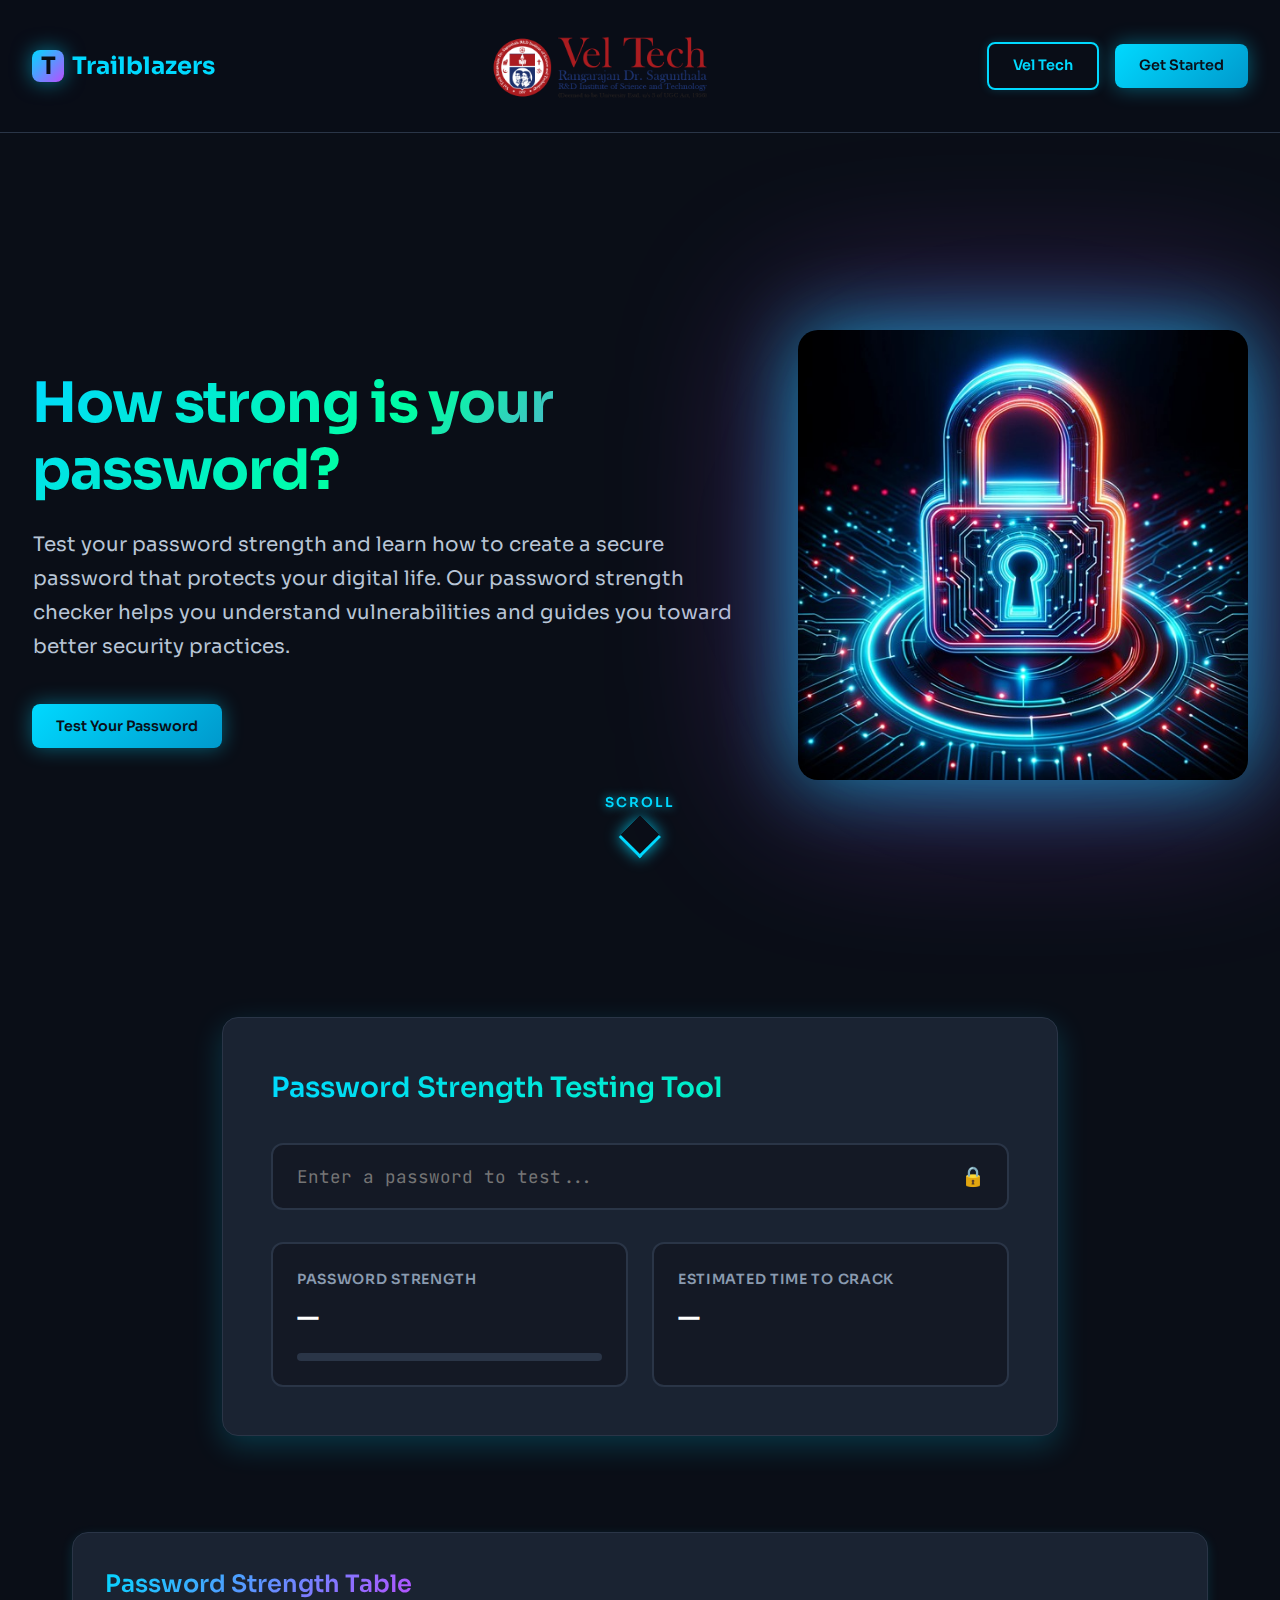
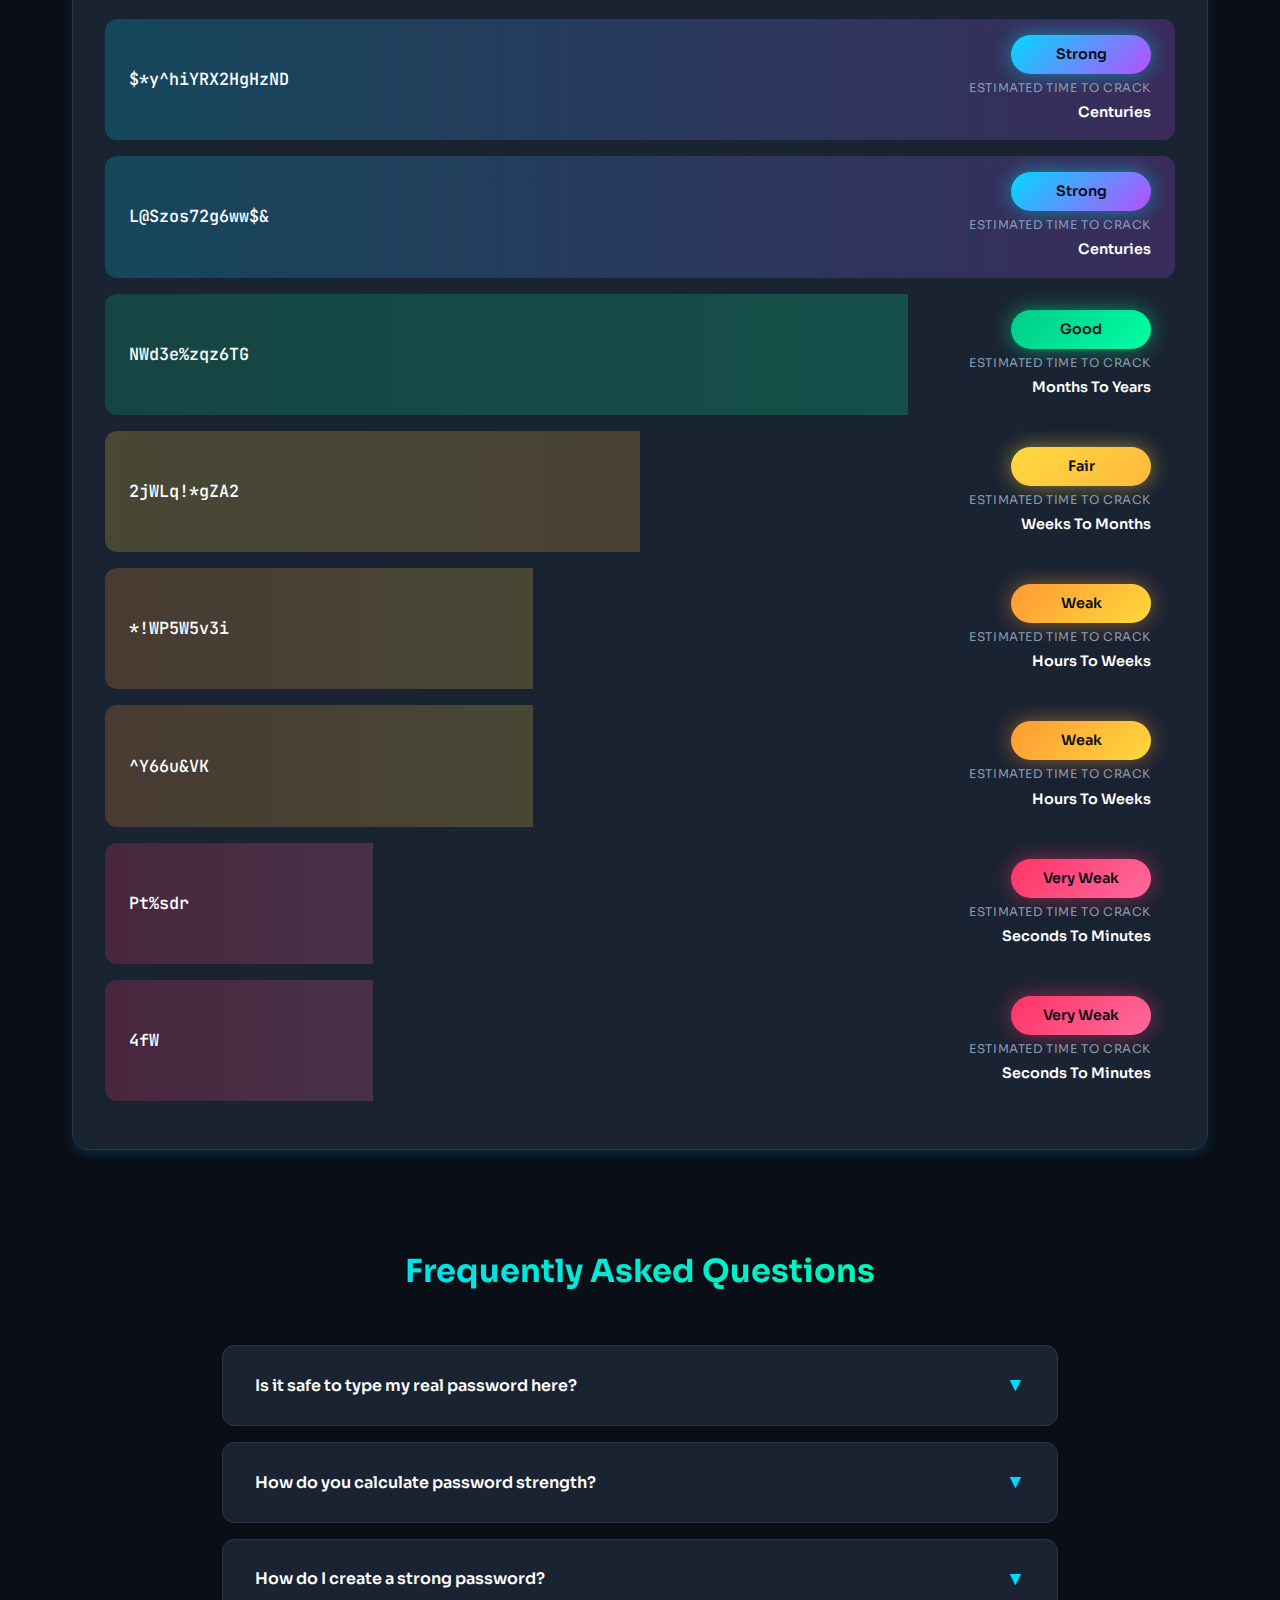
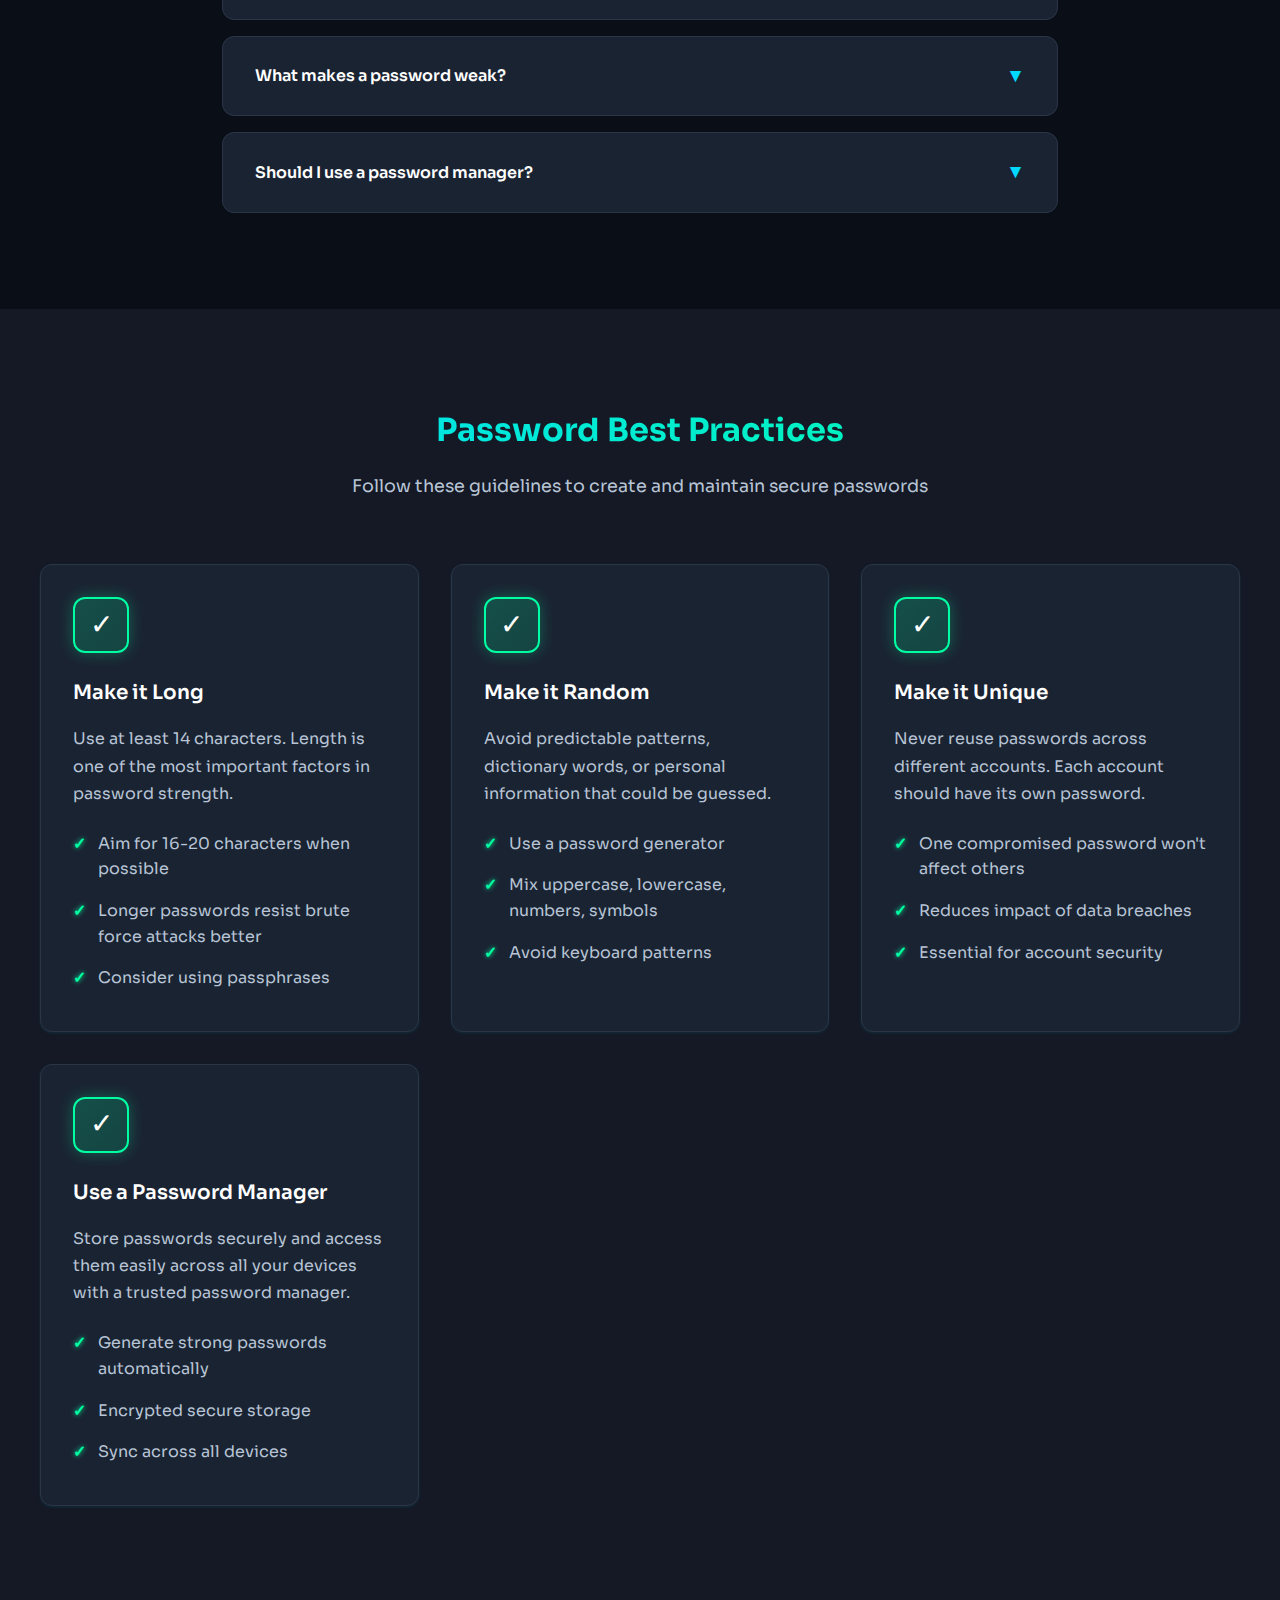
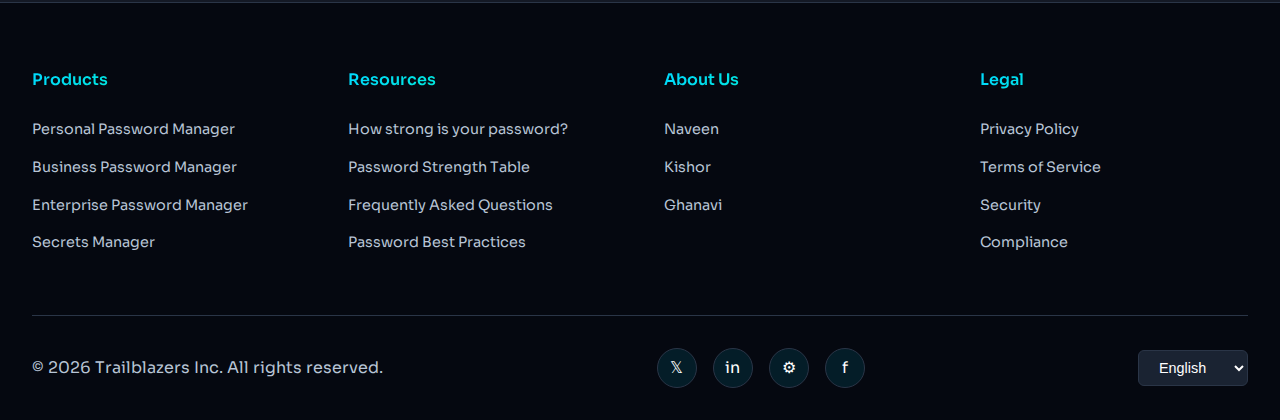
<file: index.html>
<!DOCTYPE html>
<html lang="en">
<head>
    <meta charset="UTF-8">
    <meta name="viewport" content="width=device-width, initial-scale=1.0">
    <title>Password Strength Tester | Bitwarden</title>
    <link rel="preconnect" href="https://fonts.googleapis.com">
    <link rel="preconnect" href="https://fonts.gstatic.com" crossorigin>
    <link href="https://fonts.googleapis.com/css2?family=Sora:wght@300;400;600;700&family=JetBrains+Mono:wght@400;500&display=swap" rel="stylesheet">
    <style>
        :root {
            --primary-blue: #00D9FF;
            --dark-blue: #0099CC;
            --light-blue: #1A2332;
            --accent-green: #00FFA3;
            --accent-red: #FF3366;
            --accent-purple: #B84FFF;
            --accent-yellow: #FFD93D;
            --text-dark: #FFFFFF;
            --text-gray: #B8C5D6;
            --text-light: #8A9BB0;
            --bg-white: #0A0E17;
            --bg-gray: #141925;
            --bg-card: #1A2332;
            --border-color: #2A3547;
            --shadow-sm: 0 1px 3px rgba(0, 217, 255, 0.1);
            --shadow-md: 0 4px 12px rgba(0, 217, 255, 0.15);
            --shadow-lg: 0 10px 30px rgba(0, 217, 255, 0.2);
            --neon-glow: 0 0 20px rgba(0, 217, 255, 0.5);
        }

        * {
            margin: 0;
            padding: 0;
            box-sizing: border-box;
        }

        html {
            scroll-behavior: smooth;
        }

        body {
            font-family: 'Sora', -apple-system, BlinkMacSystemFont, sans-serif;
            color: var(--text-dark);
            line-height: 1.6;
            background: var(--bg-white);
            overflow-x: hidden;
        }

        /* Navigation */
        nav {
            background: rgba(10, 14, 23, 0.95);
            border-bottom: 1px solid var(--border-color);
            position: sticky;
            top: 0;
            z-index: 1000;
            backdrop-filter: blur(10px);
        }

        .nav-container {
            max-width: 1280px;
            margin: 0 auto;
            padding: 1rem 2rem;
            display: flex;
            justify-content: space-between;
            align-items: center;
        }

        .logo {
            font-size: 1.5rem;
            font-weight: 700;
            color: var(--primary-blue);
            text-decoration: none;
            display: flex;
            align-items: center;
            gap: 0.5rem;
        }

        .logo-icon {
            width: 32px;
            height: 32px;
            background: linear-gradient(135deg, var(--primary-blue), var(--accent-purple));
            border-radius: 8px;
            display: flex;
            align-items: center;
            justify-content: center;
            color: var(--bg-white);
            font-weight: 700;
            box-shadow: var(--neon-glow);
        }

        .nav-links {
            display: flex;
            gap: 2rem;
            list-style: none;
            align-items: center;
        }

        .nav-links a {
            color: var(--text-gray);
            text-decoration: none;
            font-weight: 400;
            font-size: 0.95rem;
            transition: color 0.3s ease;
        }

        .nav-links a:hover {
            color: var(--primary-blue);
        }

        .nav-actions {
            display: flex;
            gap: 1rem;
            align-items: center;
        }

        .btn {
            padding: 0.65rem 1.5rem;
            border-radius: 8px;
            text-decoration: none;
            font-weight: 600;
            font-size: 0.9rem;
            transition: all 0.3s ease;
            border: none;
            cursor: pointer;
            display: inline-block;
        }

        .btn-primary {
            background: linear-gradient(135deg, var(--primary-blue), var(--dark-blue));
            color: var(--bg-white);
            box-shadow: 0 0 20px rgba(0, 217, 255, 0.4);
        }

        .btn-primary:hover {
            background: linear-gradient(135deg, var(--dark-blue), var(--primary-blue));
            transform: translateY(-2px);
            box-shadow: 0 0 30px rgba(0, 217, 255, 0.6);
        }

        .btn-secondary {
            background: transparent;
            color: var(--primary-blue);
            border: 2px solid var(--primary-blue);
            box-shadow: 0 0 10px rgba(0, 217, 255, 0.2);
        }

        .btn-secondary:hover {
            background: rgba(0, 217, 255, 0.1);
            box-shadow: 0 0 20px rgba(0, 217, 255, 0.4);
        }

        .btn-text {
            color: var(--text-gray);
            background: transparent;
        }

        .btn-text:hover {
            color: var(--primary-blue);
        }

        /* Hero Section */
        .hero {
            max-width: 1280px;
            margin: 0 auto;
            padding: 6rem 2rem 4rem;
            display: flex;
            align-items: center;
            gap: 4rem;
            position: relative;
            min-height: calc(100vh - 80px);
        }

        .hero-content {
            flex: 1;
            text-align: left;
        }

        .hero-image {
            flex: 0 0 450px;
            position: relative;
        }

        .hero-image img {
            width: 100%;
            height: auto;
            border-radius: 20px;
            filter: drop-shadow(0 0 40px rgba(0, 217, 255, 0.6)) 
                    drop-shadow(0 0 80px rgba(184, 79, 255, 0.4));
            animation: float 6s ease-in-out infinite;
        }

        @keyframes float {
            0%, 100% {
                transform: translateY(0px);
            }
            50% {
                transform: translateY(-20px);
            }
        }

        .hero-glow {
            position: absolute;
            top: 50%;
            left: 50%;
            transform: translate(-50%, -50%);
            width: 500px;
            height: 500px;
            background: radial-gradient(circle, rgba(0, 217, 255, 0.3) 0%, transparent 70%);
            filter: blur(60px);
            z-index: -1;
            animation: pulse 4s ease-in-out infinite;
        }

        @keyframes pulse {
            0%, 100% {
                opacity: 0.5;
                transform: translate(-50%, -50%) scale(1);
            }
            50% {
                opacity: 0.8;
                transform: translate(-50%, -50%) scale(1.1);
            }
        }

        .hero-content h1 {
            font-size: 3.5rem;
            font-weight: 700;
            color: var(--text-dark);
            margin-bottom: 1.5rem;
            line-height: 1.2;
            letter-spacing: -0.02em;
            background: linear-gradient(135deg, var(--primary-blue), var(--accent-green), var(--accent-purple));
            -webkit-background-clip: text;
            -webkit-text-fill-color: transparent;
            background-clip: text;
        }

        .hero-content p {
            font-size: 1.25rem;
            color: var(--text-gray);
            max-width: 600px;
            margin: 0 0 2.5rem;
            line-height: 1.7;
        }

        .faq-section h2,
        .practices-section h2 {
            background: linear-gradient(135deg, var(--primary-blue), var(--accent-green));
            -webkit-background-clip: text;
            -webkit-text-fill-color: transparent;
            background-clip: text;
        }

        .table-header h3 {
            background: linear-gradient(135deg, var(--primary-blue), var(--accent-purple));
            -webkit-background-clip: text;
            -webkit-text-fill-color: transparent;
            background-clip: text;
        }

        .hero p {
            font-size: 1.25rem;
            color: var(--text-gray);
            max-width: 700px;
            margin: 0 auto 2.5rem;
            line-height: 1.7;
        }

        /* Password Tester Section */
        .tester-section {
            max-width: 900px;
            margin: 4rem auto;
            padding: 0 2rem;
        }

        .tester-card {
            background: var(--bg-card);
            border-radius: 16px;
            padding: 3rem;
            box-shadow: var(--shadow-lg);
            border: 1px solid var(--border-color);
        }

        .tester-card h2 {
            font-size: 1.75rem;
            font-weight: 600;
            margin-bottom: 2rem;
            color: var(--text-dark);
            background: linear-gradient(135deg, var(--primary-blue), var(--accent-green));
            -webkit-background-clip: text;
            -webkit-text-fill-color: transparent;
            background-clip: text;
        }

        .password-input-wrapper {
            position: relative;
            margin-bottom: 2rem;
        }

        .password-input {
            width: 100%;
            padding: 1.25rem 1.5rem;
            font-size: 1.1rem;
            border: 2px solid var(--border-color);
            border-radius: 12px;
            font-family: 'JetBrains Mono', monospace;
            transition: all 0.3s ease;
            background: var(--bg-gray);
            color: var(--text-dark);
        }

        .password-input:focus {
            outline: none;
            border-color: var(--primary-blue);
            background: var(--bg-card);
            box-shadow: 0 0 0 4px rgba(0, 217, 255, 0.2), var(--neon-glow);
        }

        .toggle-visibility {
            position: absolute;
            right: 1.5rem;
            top: 50%;
            transform: translateY(-50%);
            background: none;
            border: none;
            cursor: pointer;
            color: var(--text-light);
            font-size: 1.2rem;
        }

        .results-grid {
            display: grid;
            grid-template-columns: 1fr 1fr;
            gap: 1.5rem;
            margin-top: 2rem;
        }

        .result-item {
            padding: 1.5rem;
            background: var(--bg-gray);
            border-radius: 12px;
            border: 2px solid var(--border-color);
            transition: all 0.3s ease;
        }

        .result-item:hover {
            border-color: var(--primary-blue);
            box-shadow: 0 0 15px rgba(0, 217, 255, 0.3);
        }

        .result-label {
            font-size: 0.875rem;
            color: var(--text-light);
            text-transform: uppercase;
            letter-spacing: 0.05em;
            font-weight: 600;
            margin-bottom: 0.5rem;
        }

        .result-value {
            font-size: 1.5rem;
            font-weight: 700;
            color: var(--text-dark);
        }

        .strength-indicator {
            margin-top: 1rem;
            height: 8px;
            background: var(--border-color);
            border-radius: 4px;
            overflow: hidden;
        }

        .strength-bar {
            height: 100%;
            transition: all 0.5s ease;
            border-radius: 4px;
        }

        .strength-weak { 
            background: linear-gradient(90deg, var(--accent-red), #FF6B9D);
            width: 25%;
            box-shadow: 0 0 10px var(--accent-red);
        }

        .strength-fair { 
            background: linear-gradient(90deg, var(--accent-yellow), #FFB93D);
            width: 50%;
            box-shadow: 0 0 10px var(--accent-yellow);
        }

        .strength-good { 
            background: linear-gradient(90deg, #00CC88, var(--accent-green));
            width: 75%;
            box-shadow: 0 0 10px var(--accent-green);
        }

        .strength-strong { 
            background: linear-gradient(90deg, var(--primary-blue), var(--accent-purple));
            width: 100%;
            box-shadow: 0 0 15px var(--primary-blue);
        }

        /* Strength Table */
        .table-section {
            max-width: 1200px;
            margin: 6rem auto;
            padding: 0 2rem;
        }

        .strength-table {
            background: var(--bg-card);
            border-radius: 16px;
            padding: 2rem;
            box-shadow: var(--shadow-md);
            border: 1px solid var(--border-color);
        }

        .table-header {
            display: flex;
            justify-content: space-between;
            align-items: center;
            margin-bottom: 1rem;
        }

        .table-header h3 {
            font-size: 1.5rem;
            font-weight: 600;
            color: var(--text-dark);
        }

        .toggle-passphrases {
            display: flex;
            align-items: center;
            gap: 0.5rem;
            color: var(--primary-blue);
            font-weight: 600;
            cursor: pointer;
            font-size: 0.95rem;
            text-decoration: none;
        }

        .toggle-passphrases:hover {
            text-decoration: underline;
        }

        .password-row {
            position: relative;
            margin-bottom: 1rem;
            border-radius: 12px;
            overflow: hidden;
            display: flex;
            align-items: center;
            min-height: 60px;
        }

        .password-bar-background {
            position: absolute;
            left: 0;
            top: 0;
            height: 100%;
            transition: width 0.5s ease;
            opacity: 0.2;
        }

        .bar-strong-bg { 
            background: linear-gradient(90deg, var(--primary-blue), var(--accent-purple));
            width: 100%; 
        }
        .bar-good-bg { 
            background: linear-gradient(90deg, #00CC88, var(--accent-green));
            width: 75%; 
        }
        .bar-fair-bg { 
            background: linear-gradient(90deg, var(--accent-yellow), #FFB93D);
            width: 50%; 
        }
        .bar-weak-bg { 
            background: linear-gradient(90deg, #FF9933, var(--accent-yellow));
            width: 40%; 
        }
        .bar-very-weak-bg { 
            background: linear-gradient(90deg, var(--accent-red), #FF6B9D);
            width: 25%; 
        }

        .password-content {
            position: relative;
            z-index: 1;
            display: flex;
            justify-content: space-between;
            align-items: center;
            width: 100%;
            padding: 1rem 1.5rem;
        }

        .password-text {
            font-family: 'JetBrains Mono', monospace;
            font-size: 1.05rem;
            font-weight: 500;
            color: var(--text-dark);
        }

        .strength-info {
            display: flex;
            flex-direction: column;
            align-items: flex-end;
            gap: 0.25rem;
        }

        .strength-badge {
            padding: 0.5rem 1.5rem;
            border-radius: 25px;
            font-size: 0.9rem;
            font-weight: 600;
            color: var(--bg-white);
            text-align: center;
            min-width: 140px;
        }

        .badge-strong {
            background: linear-gradient(135deg, var(--primary-blue), var(--accent-purple));
            box-shadow: 0 0 20px rgba(0, 217, 255, 0.5);
        }

        .badge-good {
            background: linear-gradient(135deg, #00CC88, var(--accent-green));
            box-shadow: 0 0 20px rgba(0, 255, 163, 0.5);
        }

        .badge-fair {
            background: linear-gradient(135deg, var(--accent-yellow), #FFB93D);
            box-shadow: 0 0 20px rgba(255, 217, 61, 0.5);
        }

        .badge-weak {
            background: linear-gradient(135deg, #FF9933, var(--accent-yellow));
            box-shadow: 0 0 20px rgba(255, 153, 51, 0.5);
        }

        .badge-very-weak {
            background: linear-gradient(135deg, var(--accent-red), #FF6B9D);
            box-shadow: 0 0 20px rgba(255, 51, 102, 0.5);
        }

        .crack-time-label {
            font-size: 0.75rem;
            color: var(--text-light);
            text-transform: uppercase;
            letter-spacing: 0.05em;
        }

        .crack-time {
            color: var(--text-dark);
            font-size: 0.9rem;
            font-weight: 600;
        }

        /* FAQ Section */
        .faq-section {
            max-width: 900px;
            margin: 6rem auto;
            padding: 0 2rem;
        }

        .faq-section h2 {
            font-size: 2rem;
            font-weight: 700;
            margin-bottom: 3rem;
            text-align: center;
            color: var(--text-dark);
        }

        .faq-item {
            background: var(--bg-card);
            border: 1px solid var(--border-color);
            border-radius: 12px;
            margin-bottom: 1rem;
            overflow: hidden;
            transition: all 0.3s ease;
        }

        .faq-item:hover {
            box-shadow: 0 0 15px rgba(0, 217, 255, 0.2);
            border-color: var(--primary-blue);
        }

        .faq-question {
            padding: 1.5rem 2rem;
            display: flex;
            justify-content: space-between;
            align-items: center;
            cursor: pointer;
            font-weight: 600;
            color: var(--text-dark);
            user-select: none;
        }

        .faq-icon {
            transition: transform 0.3s ease;
            color: var(--primary-blue);
            font-size: 1.2rem;
        }

        .faq-item.active .faq-icon {
            transform: rotate(180deg);
        }

        .faq-answer {
            max-height: 0;
            overflow: hidden;
            transition: max-height 0.3s ease;
        }

        .faq-item.active .faq-answer {
            max-height: 500px;
        }

        .faq-answer-content {
            padding: 0 2rem 1.5rem;
            color: var(--text-gray);
            line-height: 1.8;
        }

        /* Best Practices Section */
        .practices-section {
            background: var(--bg-gray);
            padding: 6rem 2rem;
            margin-top: 6rem;
        }

        .practices-container {
            max-width: 1200px;
            margin: 0 auto;
        }

        .practices-section h2 {
            font-size: 2rem;
            font-weight: 700;
            margin-bottom: 1rem;
            text-align: center;
            color: var(--text-dark);
        }

        .practices-subtitle {
            text-align: center;
            color: var(--text-gray);
            margin-bottom: 4rem;
            font-size: 1.1rem;
        }

        .practices-grid {
            display: grid;
            grid-template-columns: repeat(auto-fit, minmax(280px, 1fr));
            gap: 2rem;
        }

        .practice-card {
            background: var(--bg-card);
            padding: 2rem;
            border-radius: 12px;
            box-shadow: var(--shadow-sm);
            border: 1px solid var(--border-color);
            transition: all 0.3s ease;
        }

        .practice-card:hover {
            transform: translateY(-4px);
            box-shadow: 0 0 25px rgba(0, 217, 255, 0.3);
            border-color: var(--primary-blue);
        }

        .practice-icon {
            width: 56px;
            height: 56px;
            border-radius: 12px;
            display: flex;
            align-items: center;
            justify-content: center;
            font-size: 1.75rem;
            margin-bottom: 1.5rem;
        }

        .practice-icon.do {
            background: linear-gradient(135deg, rgba(0, 255, 163, 0.2), rgba(0, 204, 136, 0.2));
            border: 2px solid var(--accent-green);
            box-shadow: 0 0 15px rgba(0, 255, 163, 0.3);
        }

        .practice-icon.dont {
            background: linear-gradient(135deg, rgba(255, 51, 102, 0.2), rgba(255, 107, 157, 0.2));
            border: 2px solid var(--accent-red);
            box-shadow: 0 0 15px rgba(255, 51, 102, 0.3);
        }

        .practice-card h3 {
            font-size: 1.25rem;
            font-weight: 600;
            margin-bottom: 1rem;
            color: var(--text-dark);
        }

        .practice-card p {
            color: var(--text-gray);
            line-height: 1.7;
        }

        .practice-list {
            margin-top: 1rem;
            list-style: none;
        }

        .practice-list li {
            padding: 0.5rem 0;
            color: var(--text-gray);
            display: flex;
            align-items: start;
            gap: 0.75rem;
        }

        .practice-list li::before {
            content: "✓";
            color: var(--accent-green);
            font-weight: 700;
            flex-shrink: 0;
            text-shadow: 0 0 5px var(--accent-green);
        }

        .dont-list li::before {
            content: "✕";
            color: var(--accent-red);
            text-shadow: 0 0 5px var(--accent-red);
        }

        /* Footer */
        footer {
            background: #050810;
            color: var(--text-gray);
            padding: 4rem 2rem 2rem;
            border-top: 1px solid var(--border-color);
        }

        .footer-container {
            max-width: 1280px;
            margin: 0 auto;
        }

        .footer-grid {
            display: grid;
            grid-template-columns: repeat(auto-fit, minmax(200px, 1fr));
            gap: 3rem;
            margin-bottom: 3rem;
        }

        .footer-column h4 {
            color: var(--text-dark);
            font-weight: 600;
            margin-bottom: 1.5rem;
            font-size: 1rem;
            background: linear-gradient(135deg, var(--primary-blue), var(--accent-green));
            -webkit-background-clip: text;
            -webkit-text-fill-color: transparent;
            background-clip: text;
        }

        .footer-links {
            list-style: none;
        }

        .footer-links li {
            margin-bottom: 0.75rem;
        }

        .footer-links a {
            color: var(--text-gray);
            text-decoration: none;
            transition: color 0.3s ease;
            font-size: 0.9rem;
        }

        .footer-links a:hover {
            color: var(--primary-blue);
            text-shadow: 0 0 5px rgba(0, 217, 255, 0.5);
        }

        .footer-bottom {
            padding-top: 2rem;
            border-top: 1px solid var(--border-color);
            display: flex;
            justify-content: space-between;
            align-items: center;
            flex-wrap: wrap;
            gap: 1rem;
        }

        .social-links {
            display: flex;
            gap: 1rem;
        }

        .social-link {
            width: 40px;
            height: 40px;
            border-radius: 50%;
            background: rgba(0, 217, 255, 0.1);
            display: flex;
            align-items: center;
            justify-content: center;
            color: var(--text-dark);
            text-decoration: none;
            transition: all 0.3s ease;
            border: 1px solid var(--border-color);
        }

        .social-link:hover {
            background: var(--primary-blue);
            transform: translateY(-2px);
            box-shadow: 0 0 20px rgba(0, 217, 255, 0.6);
            border-color: var(--primary-blue);
        }

        .language-selector {
            padding: 0.5rem 1rem;
            background: var(--bg-card);
            border: 1px solid var(--border-color);
            border-radius: 6px;
            color: var(--text-dark);
            cursor: pointer;
            font-size: 0.9rem;
        }

        .language-selector:hover {
            border-color: var(--primary-blue);
            box-shadow: 0 0 10px rgba(0, 217, 255, 0.3);
        }

        /* Responsive */
        @media (max-width: 768px) {
            .nav-links {
                display: none;
            }

            .hero {
                flex-direction: column-reverse;
                padding: 4rem 2rem 3rem;
            }

            .hero-image {
                flex: 0 0 auto;
                width: 100%;
                max-width: 350px;
            }

            .hero-content {
                text-align: center;
            }

            .hero-content h1 {
                font-size: 2.5rem;
            }

            .hero-content p {
                font-size: 1.1rem;
                max-width: 100%;
            }

            .results-grid {
                grid-template-columns: 1fr;
            }

            .password-content {
                flex-direction: column;
                align-items: flex-start;
                gap: 1rem;
                padding: 1rem;
            }

            .strength-info {
                align-items: flex-start;
                width: 100%;
            }

            .strength-badge {
                width: 100%;
            }

            .password-text {
                font-size: 0.9rem;
            }

            .practices-grid {
                grid-template-columns: 1fr;
            }

            .footer-bottom {
                flex-direction: column;
                text-align: center;
            }

            .scroll-down {
                bottom: 1rem;
            }
        }

        /* Animations */
        @keyframes fadeInUp {
            from {
                opacity: 0;
                transform: translateY(30px);
            }
            to {
                opacity: 1;
                transform: translateY(0);
            }
        }

        .hero, .tester-card, .practice-card {
            animation: fadeInUp 0.6s ease-out;
        }

        .tester-card {
            animation-delay: 0.1s;
        }

        .practice-card:nth-child(1) { animation-delay: 0.1s; }
        .practice-card:nth-child(2) { animation-delay: 0.2s; }
        .practice-card:nth-child(3) { animation-delay: 0.3s; }
        .practice-card:nth-child(4) { animation-delay: 0.4s; }

        #vtu-logo{
            height: 100px;
        }

        /* Scroll Down Arrow */
        .scroll-down {
            position: fixed;
            bottom: 3rem;
            left: 50%;
            transform: translateX(-50%);
            display: flex;
            flex-direction: column;
            align-items: center;
            gap: 0.5rem;
            cursor: pointer;
            animation: bounce 2s infinite;
            z-index: 100;
            opacity: 1;
            transition: opacity 0.5s ease;
        }

        .scroll-down.hidden {
            opacity: 0;
            pointer-events: none;
        }

        .scroll-down span {
            color: var(--primary-blue);
            font-size: 0.85rem;
            font-weight: 600;
            text-transform: uppercase;
            letter-spacing: 0.15em;
            text-shadow: 0 0 10px rgba(0, 217, 255, 0.8);
        }

        .scroll-arrow {
            width: 30px;
            height: 30px;
            border-left: 3px solid var(--primary-blue);
            border-bottom: 3px solid var(--primary-blue);
            transform: rotate(-45deg);
            box-shadow: 0 0 15px rgba(0, 217, 255, 0.8);
            animation: arrowPulse 1.5s ease-in-out infinite;
        }

        @keyframes bounce {
            0%, 20%, 50%, 80%, 100% {
                transform: translateX(-50%) translateY(0);
            }
            40% {
                transform: translateX(-50%) translateY(-15px);
            }
            60% {
                transform: translateX(-50%) translateY(-8px);
            }
        }

        @keyframes arrowPulse {
            0%, 100% {
                box-shadow: 0 0 15px rgba(0, 217, 255, 0.8);
            }
            50% {
                box-shadow: 0 0 25px rgba(0, 217, 255, 1);
            }
        }

        /* Section Scroll Indicators */
        .section-scroll-indicator {
            position: absolute;
            bottom: 2rem;
            left: 50%;
            transform: translateX(-50%);
            display: flex;
            flex-direction: column;
            align-items: center;
            gap: 0.5rem;
            cursor: pointer;
            animation: bounce 2s infinite;
            z-index: 10;
            opacity: 0;
            transition: opacity 0.3s ease;
        }

        .section-scroll-indicator.visible {
            opacity: 1;
        }

        .section-scroll-indicator span {
            color: var(--text-gray);
            font-size: 0.85rem;
            text-transform: uppercase;
            letter-spacing: 0.1em;
            font-weight: 600;
        }

        .section-scroll-arrow {
            width: 25px;
            height: 25px;
            border-left: 2px solid var(--primary-blue);
            border-bottom: 2px solid var(--primary-blue);
            transform: rotate(-45deg);
            box-shadow: 0 0 10px rgba(0, 217, 255, 0.5);
        }

        /* Add position relative to sections */
        .tester-section,
        .table-section,
        .faq-section,
        .practices-section {
            position: relative;
        }

        /* Mobile adjustments */
        @media (max-width: 768px) {
            .scroll-down {
                bottom: 2rem;
            }
        }
    </style>
</head>
<body>
    <!-- Navigation -->
    <nav>
        <div class="nav-container">
            <a href="#" class="logo">
                <div class="logo-icon">T</div>
                Trailblazers
            </a>
            <img src="vtu-logo.png" alt="VelTech Logo" id="vtu-logo">
            <div class="nav-actions">
                <a href="https://www.veltech.edu.in/" class="btn btn-secondary" target="_blank" rel="noopener">Vel Tech</a>
                <a href="C:\Users\Naveen S\ai-password-analyzer\frontend\index_2.html" class="btn btn-primary">Get Started</a>
            </div>
        </div>
    </nav>

    <!-- Hero Section -->
    <section class="hero" id="home">
        <div class="hero-content">
            <h1>How strong is your password?</h1>
            <p>Test your password strength and learn how to create a secure password that protects your digital life. Our password strength checker helps you understand vulnerabilities and guides you toward better security practices.</p>
            <a href="C:\Users\Naveen S\ai-password-analyzer\frontend\index_2.html" class="btn btn-primary">Test Your Password</a>
        </div>
        <div class="hero-image">
            <div class="hero-glow"></div>
            <img src="lock.jpeg" alt="Cybersecurity Lock">
        </div>
        
        <!-- Scroll Down Indicator -->
        <div class="scroll-down" id="scrollDown" onclick="scrollToSection('tester')">
            <span>Scroll</span>
            <div class="scroll-arrow"></div>
        </div>
    </section>

    <!-- Password Tester Section -->
    <section id="tester" class="tester-section">
        <div class="tester-card">
            <h2>Password Strength Testing Tool</h2>
            <div class="password-input-wrapper">
                <input 
                    type="password" 
                    id="passwordInput" 
                    class="password-input" 
                    placeholder="Enter a password to test..."
                    autocomplete="off"
                >
                <button class="toggle-visibility" id="toggleBtn" onclick="togglePasswordVisibility()">🔒</button>
            </div>
            
            <div class="results-grid">
                <div class="result-item">
                    <div class="result-label">Password Strength</div>
                    <div class="result-value" id="strengthText">—</div>
                    <div class="strength-indicator">
                        <div class="strength-bar" id="strengthBar"></div>
                    </div>
                </div>
                <div class="result-item">
                    <div class="result-label">Estimated Time to Crack</div>
                    <div class="result-value" id="crackTime">—</div>
                </div>
            </div>
        </div>
        
        <!-- Scroll Indicator -->
        <div class="section-scroll-indicator" data-next="strength-table">
            <span>Next</span>
            <div class="section-scroll-arrow"></div>
        </div>
    </section>

    <!-- Strength Table -->
    <section id="strength-table" class="table-section">
        <div class="strength-table">
            <div class="table-header">
                <h3>Password Strength Table</h3>
                <a href="#" class="toggle-passphrases">
                </a>
            </div>

            <div class="password-row">
                <div class="password-bar-background bar-strong-bg"></div>
                <div class="password-content">
                    <div class="password-text">$*y^hiYRX2HgHzND</div>
                    <div class="strength-info">
                        <div class="strength-badge badge-strong">Strong</div>
                        <div class="crack-time-label">Estimated time to crack</div>
                        <div class="crack-time">Centuries</div>
                    </div>
                </div>
            </div>

            <div class="password-row">
                <div class="password-bar-background bar-strong-bg"></div>
                <div class="password-content">
                    <div class="password-text">L@Szos72g6ww$&</div>
                    <div class="strength-info">
                        <div class="strength-badge badge-strong">Strong</div>
                        <div class="crack-time-label">Estimated time to crack</div>
                        <div class="crack-time">Centuries</div>
                    </div>
                </div>
            </div>

            <div class="password-row">
                <div class="password-bar-background bar-good-bg"></div>
                <div class="password-content">
                    <div class="password-text">NWd3e%zqz6TG</div>
                    <div class="strength-info">
                        <div class="strength-badge badge-good">Good</div>
                        <div class="crack-time-label">Estimated time to crack</div>
                        <div class="crack-time">Months To Years</div>
                    </div>
                </div>
            </div>

            <div class="password-row">
                <div class="password-bar-background bar-fair-bg"></div>
                <div class="password-content">
                    <div class="password-text">2jWLq!*gZA2</div>
                    <div class="strength-info">
                        <div class="strength-badge badge-fair">Fair</div>
                        <div class="crack-time-label">Estimated time to crack</div>
                        <div class="crack-time">Weeks To Months</div>
                    </div>
                </div>
            </div>

            <div class="password-row">
                <div class="password-bar-background bar-weak-bg"></div>
                <div class="password-content">
                    <div class="password-text">*!WP5W5v3i</div>
                    <div class="strength-info">
                        <div class="strength-badge badge-weak">Weak</div>
                        <div class="crack-time-label">Estimated time to crack</div>
                        <div class="crack-time">Hours To Weeks</div>
                    </div>
                </div>
            </div>

            <div class="password-row">
                <div class="password-bar-background bar-weak-bg"></div>
                <div class="password-content">
                    <div class="password-text">^Y66u&VK</div>
                    <div class="strength-info">
                        <div class="strength-badge badge-weak">Weak</div>
                        <div class="crack-time-label">Estimated time to crack</div>
                        <div class="crack-time">Hours To Weeks</div>
                    </div>
                </div>
            </div>

            <div class="password-row">
                <div class="password-bar-background bar-very-weak-bg"></div>
                <div class="password-content">
                    <div class="password-text">Pt%sdr</div>
                    <div class="strength-info">
                        <div class="strength-badge badge-very-weak">Very Weak</div>
                        <div class="crack-time-label">Estimated time to crack</div>
                        <div class="crack-time">Seconds To Minutes</div>
                    </div>
                </div>
            </div>

            <div class="password-row">
                <div class="password-bar-background bar-very-weak-bg"></div>
                <div class="password-content">
                    <div class="password-text">4fW</div>
                    <div class="strength-info">
                        <div class="strength-badge badge-very-weak">Very Weak</div>
                        <div class="crack-time-label">Estimated time to crack</div>
                        <div class="crack-time">Seconds To Minutes</div>
                    </div>
                </div>
            </div>
        </div>
        
        <!-- Scroll Indicator -->
        <div class="section-scroll-indicator" data-next="faq">
            <span>Next</span>
            <div class="section-scroll-arrow"></div>
        </div>
    </section>

    <!-- FAQ Section -->
    <section id="faq" class="faq-section">
        <h2>Frequently Asked Questions</h2>
        <div class="faq-list">
            <div class="faq-item">
                <div class="faq-question" onclick="toggleFAQ(this)">
                    <span>Is it safe to type my real password here?</span>
                    <span class="faq-icon">▼</span>
                </div>
                <div class="faq-answer">
                    <div class="faq-answer-content">
                        Your password never leaves your device. All calculations are performed locally in your browser using JavaScript. We never store, transmit, or see any password you type. The tool works entirely offline once the page loads, ensuring complete privacy and security.
                    </div>
                </div>
            </div>

            <div class="faq-item">
                <div class="faq-question" onclick="toggleFAQ(this)">
                    <span>How do you calculate password strength?</span>
                    <span class="faq-icon">▼</span>
                </div>
                <div class="faq-answer">
                    <div class="faq-answer-content">
                        We evaluate password strength based on multiple factors including length, character diversity (uppercase, lowercase, numbers, symbols), entropy, and patterns. We check against common passwords, dictionary words, and predictable patterns. The estimated crack time considers modern computing power and common attack methods.
                    </div>
                </div>
            </div>

            <div class="faq-item">
                <div class="faq-question" onclick="toggleFAQ(this)">
                    <span>How do I create a strong password?</span>
                    <span class="faq-icon">▼</span>
                </div>
                <div class="faq-answer">
                    <div class="faq-answer-content">
                        Strong passwords are long (14+ characters), random, and unique. Use a mix of uppercase and lowercase letters, numbers, and symbols. Avoid dictionary words, personal information, and common patterns. The best approach is using a password manager to generate and store complex, unique passwords for each account.
                    </div>
                </div>
            </div>

            <div class="faq-item">
                <div class="faq-question" onclick="toggleFAQ(this)">
                    <span>What makes a password weak?</span>
                    <span class="faq-icon">▼</span>
                </div>
                <div class="faq-answer">
                    <div class="faq-answer-content">
                        Weak passwords are short, use common words or patterns, contain personal information (names, birthdays), or are reused across multiple accounts. Simple substitutions like "P@ssw0rd" are easily cracked. Keyboard patterns like "qwerty" or "123456" are among the first attempts in any attack.
                    </div>
                </div>
            </div>

            <div class="faq-item">
                <div class="faq-question" onclick="toggleFAQ(this)">
                    <span>Should I use a password manager?</span>
                    <span class="faq-icon">▼</span>
                </div>
                <div class="faq-answer">
                    <div class="faq-answer-content">
                        Absolutely. Password managers are essential for modern security. They generate strong, unique passwords for every account, remember them securely, and autofill them when needed. This eliminates password reuse and weak passwords while making your online life more convenient. Bitwarden offers free and premium password management solutions.
                    </div>
                </div>
            </div>
        </div>
        
        <!-- Scroll Indicator -->
        <div class="section-scroll-indicator" data-next="best-practices">
            <span>Next</span>
            <div class="section-scroll-arrow"></div>
        </div>
    </section>

    <!-- Best Practices Section -->
    <section id="best-practices" class="practices-section">
        <div class="practices-container">
            <h2>Password Best Practices</h2>
            <p class="practices-subtitle">Follow these guidelines to create and maintain secure passwords</p>
            
            <div class="practices-grid">
                <div class="practice-card">
                    <div class="practice-icon do">✓</div>
                    <h3>Make it Long</h3>
                    <p>Use at least 14 characters. Length is one of the most important factors in password strength.</p>
                    <ul class="practice-list">
                        <li>Aim for 16-20 characters when possible</li>
                        <li>Longer passwords resist brute force attacks better</li>
                        <li>Consider using passphrases</li>
                    </ul>
                </div>

                <div class="practice-card">
                    <div class="practice-icon do">✓</div>
                    <h3>Make it Random</h3>
                    <p>Avoid predictable patterns, dictionary words, or personal information that could be guessed.</p>
                    <ul class="practice-list">
                        <li>Use a password generator</li>
                        <li>Mix uppercase, lowercase, numbers, symbols</li>
                        <li>Avoid keyboard patterns</li>
                    </ul>
                </div>

                <div class="practice-card">
                    <div class="practice-icon do">✓</div>
                    <h3>Make it Unique</h3>
                    <p>Never reuse passwords across different accounts. Each account should have its own password.</p>
                    <ul class="practice-list">
                        <li>One compromised password won't affect others</li>
                        <li>Reduces impact of data breaches</li>
                        <li>Essential for account security</li>
                    </ul>
                </div>

                <div class="practice-card">
                    <div class="practice-icon do">✓</div>
                    <h3>Use a Password Manager</h3>
                    <p>Store passwords securely and access them easily across all your devices with a trusted password manager.</p>
                    <ul class="practice-list">
                        <li>Generate strong passwords automatically</li>
                        <li>Encrypted secure storage</li>
                        <li>Sync across all devices</li>
                    </ul>
                </div>
            </div>
        </div>
    </section>

    <!-- Footer -->
    <footer>
        <div class="footer-container">
            <div class="footer-grid">
                <div class="footer-column">
                    <h4>Products</h4>
                    <ul class="footer-links">
                        <li><a href="#">Personal Password Manager</a></li>
                        <li><a href="#">Business Password Manager</a></li>
                        <li><a href="#">Enterprise Password Manager</a></li>
                        <li><a href="#">Secrets Manager</a></li>
                    </ul>
                </div>
                <div class="footer-column">
                    <h4>Resources</h4>
                    <ul class="footer-links">
                        <li><a href="#home">How strong is your password?</a></li>
                        <li><a href="#strength-table">Password Strength Table</a></li>
                        <li><a href="#faq">Frequently Asked Questions</a></li>
                        <li><a href="#best-practices">Password Best Practices</a></li>
                    </ul>
                </div>
                <div class="footer-column">
                    <h4>About Us</h4>
                    <ul class="footer-links">
                        <li><a href="#">Naveen</a></li>
                        <li><a href="#">Kishor</a></li>
                        <li><a href="#">Ghanavi</a></li>
                    </ul>
                </div>
                <div class="footer-column">
                    <h4>Legal</h4>
                    <ul class="footer-links">
                        <li><a href="#">Privacy Policy</a></li>
                        <li><a href="#">Terms of Service</a></li>
                        <li><a href="#">Security</a></li>
                        <li><a href="#">Compliance</a></li>
                    </ul>
                </div>
            </div>

            <div class="footer-bottom">
                <p>&copy; 2026 Trailblazers Inc. All rights reserved.</p>
                <div class="social-links">
                    <a href="https://x.com/veltechofficial" class="social-link" aria-label="Twitter">𝕏</a>
                    <a href="https://www.linkedin.com/school/vel-tech-technical-university/" class="social-link" aria-label="LinkedIn">in</a>
                    <a href="#" class="social-link" aria-label="GitHub">⚙</a>
                    <a href="#" class="social-link" aria-label="Facebook">f</a>
                </div>
                <select class="language-selector">
                    <option>English</option>
                    <option>Español</option>
                    <option>Français</option>
                    <option>Deutsch</option>
                </select>
            </div>
        </div>
    </footer>

    <script>
        // Hide scroll down arrow after scrolling
        window.addEventListener('scroll', function() {
            const winScroll = document.body.scrollTop || document.documentElement.scrollTop;
            const scrollDown = document.getElementById('scrollDown');
            
            // Hide arrow after scrolling past hero section
            if (winScroll > 100) {
                scrollDown.classList.add('hidden');
            } else {
                scrollDown.classList.remove('hidden');
            }
        });

        // Scroll to section function
        function scrollToSection(sectionId) {
            const element = document.getElementById(sectionId);
            if (element) {
                element.scrollIntoView({ behavior: 'smooth', block: 'start' });
            }
        }

        // Show/hide section scroll indicators based on scroll position
        function updateSectionIndicators() {
            const indicators = document.querySelectorAll('.section-scroll-indicator');
            const windowHeight = window.innerHeight;
            const scrollTop = window.pageYOffset || document.documentElement.scrollTop;

            indicators.forEach(indicator => {
                const section = indicator.closest('section');
                const sectionTop = section.offsetTop;
                const sectionHeight = section.offsetHeight;
                const sectionBottom = sectionTop + sectionHeight;

                // Show indicator when in the middle/bottom part of the section
                if (scrollTop + windowHeight > sectionTop + (sectionHeight * 0.5) && 
                    scrollTop + windowHeight < sectionBottom + 100) {
                    indicator.classList.add('visible');
                } else {
                    indicator.classList.remove('visible');
                }
            });
        }

        // Add click handlers to section indicators
        document.querySelectorAll('.section-scroll-indicator').forEach(indicator => {
            indicator.addEventListener('click', function() {
                const nextSection = this.getAttribute('data-next');
                scrollToSection(nextSection);
            });
        });

        // Update section indicators on scroll
        window.addEventListener('scroll', updateSectionIndicators);
        // Initial check
        updateSectionIndicators();

        // Toggle password visibility
        function togglePasswordVisibility() {
            const input = document.getElementById('passwordInput');
            const btn = document.getElementById('toggleBtn');
            if (input.type === 'password') {
                input.type = 'text';
                btn.textContent = '🔓';
            } else {
                input.type = 'password';
                btn.textContent = '🔒';
            }
        }

        // Password strength calculator
        function calculatePasswordStrength(password) {
            if (!password) return { strength: '', score: 0, crackTime: '—' };

            let score = 0;
            let feedback = [];

            // Length check
            if (password.length >= 8) score += 1;
            if (password.length >= 12) score += 1;
            if (password.length >= 16) score += 1;
            if (password.length >= 20) score += 1;

            // Character diversity
            if (/[a-z]/.test(password)) score += 1;
            if (/[A-Z]/.test(password)) score += 1;
            if (/[0-9]/.test(password)) score += 1;
            if (/[^a-zA-Z0-9]/.test(password)) score += 1;

            // Penalize common patterns
            if (/(.)\1{2,}/.test(password)) score -= 1; // Repeating characters
            if (/^[a-zA-Z]+$/.test(password)) score -= 1; // Only letters
            if (/^[0-9]+$/.test(password)) score -= 2; // Only numbers
            if (/password|123456|qwerty/i.test(password)) score -= 3; // Common passwords

            // Determine strength
            let strength, crackTime, barClass;
            if (score <= 3) {
                strength = 'Weak';
                crackTime = 'Minutes to hours';
                barClass = 'strength-weak';
            } else if (score <= 5) {
                strength = 'Fair';
                crackTime = 'Hours to days';
                barClass = 'strength-fair';
            } else if (score <= 7) {
                strength = 'Good';
                crackTime = 'Weeks to months';
                barClass = 'strength-good';
            } else {
                strength = 'Strong';
                crackTime = 'Years to centuries';
                barClass = 'strength-strong';
            }

            return { strength, score, crackTime, barClass };
        }

        // Real-time password analysis
        document.getElementById('passwordInput').addEventListener('input', function(e) {
            const password = e.target.value;
            const result = calculatePasswordStrength(password);

            document.getElementById('strengthText').textContent = result.strength || '—';
            document.getElementById('crackTime').textContent = result.crackTime;

            const strengthBar = document.getElementById('strengthBar');
            strengthBar.className = 'strength-bar ' + (result.barClass || '');
        });

        // FAQ toggle
        function toggleFAQ(element) {
            const faqItem = element.parentElement;
            const isActive = faqItem.classList.contains('active');
            
            // Close all FAQs
            document.querySelectorAll('.faq-item').forEach(item => {
                item.classList.remove('active');
            });
            
            // Open clicked FAQ if it wasn't active
            if (!isActive) {
                faqItem.classList.add('active');
            }
        }

        // Smooth scroll for anchor links
        document.querySelectorAll('a[href^="#"]').forEach(anchor => {
            anchor.addEventListener('click', function (e) {
                e.preventDefault();
                const target = document.querySelector(this.getAttribute('href'));
                if (target) {
                    target.scrollIntoView({ behavior: 'smooth', block: 'start' });
                }
            });
        });
    </script>
</body>
</html>
</file>
